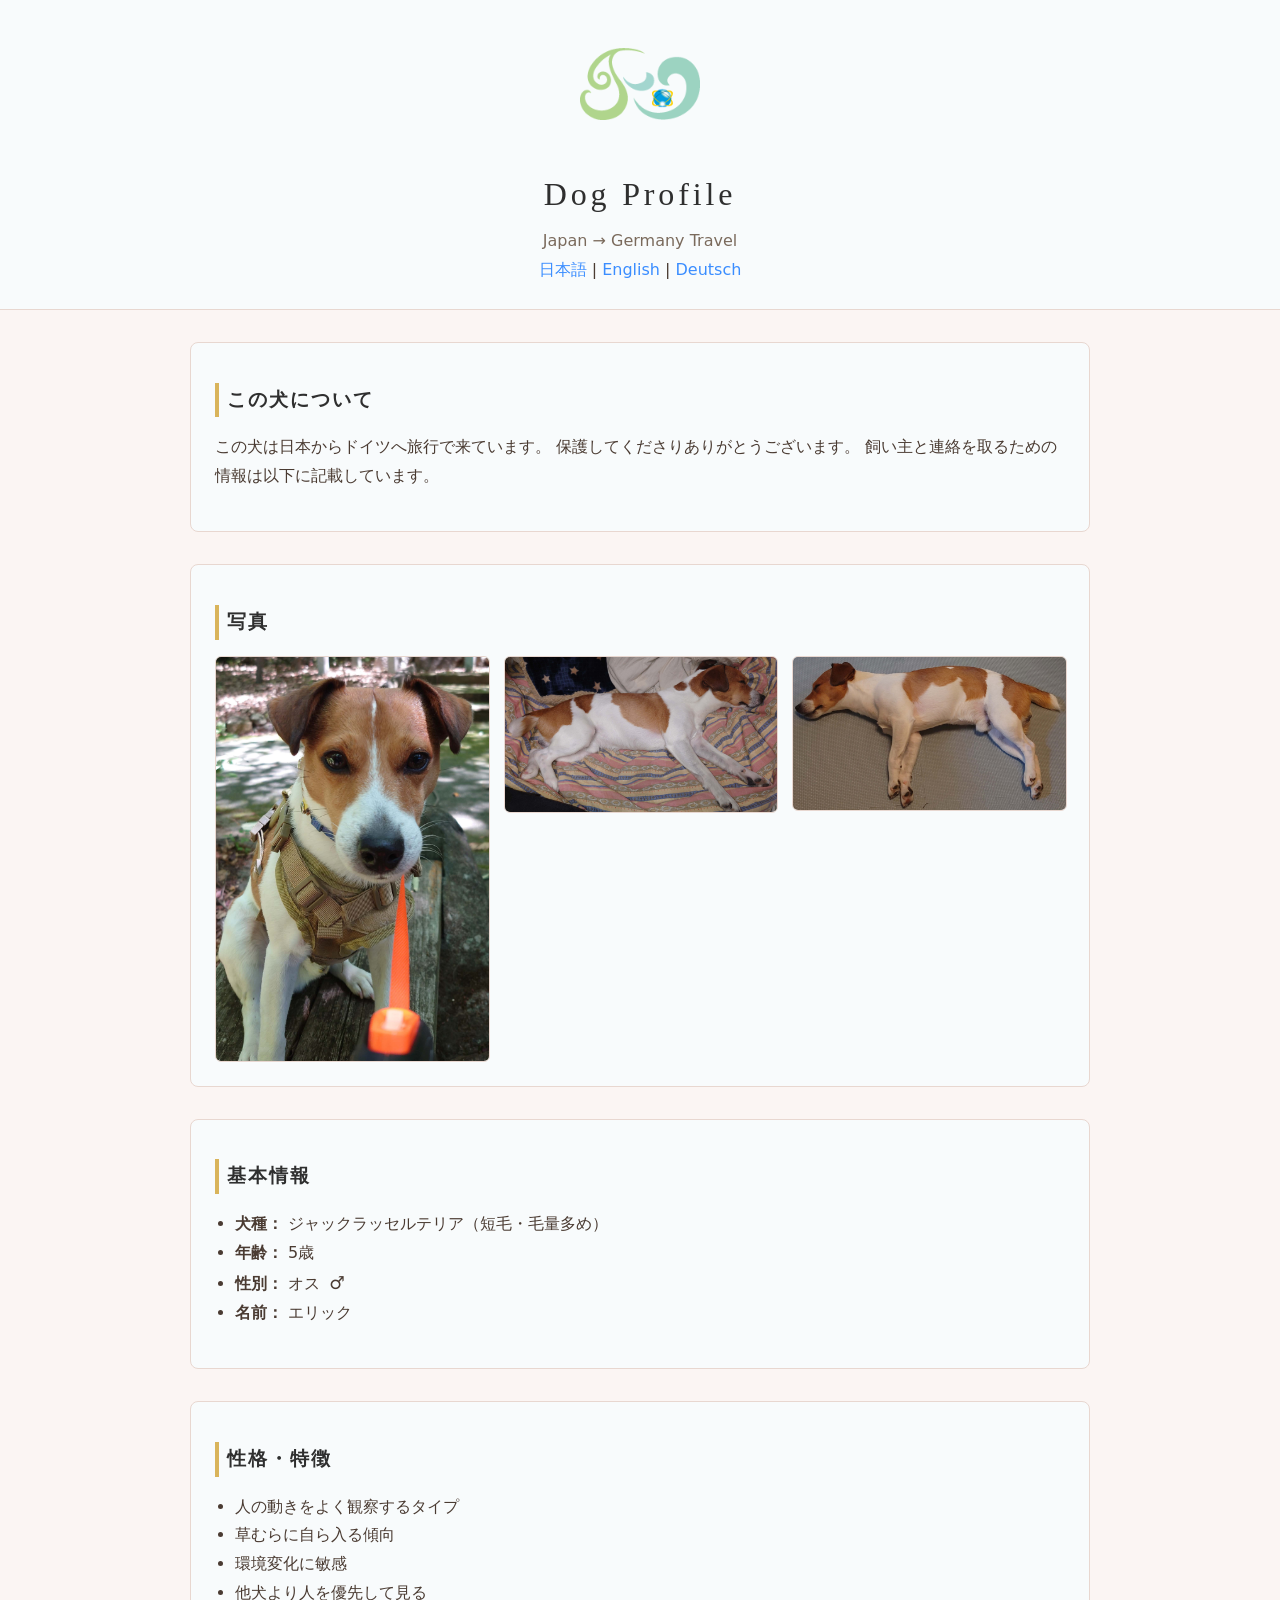
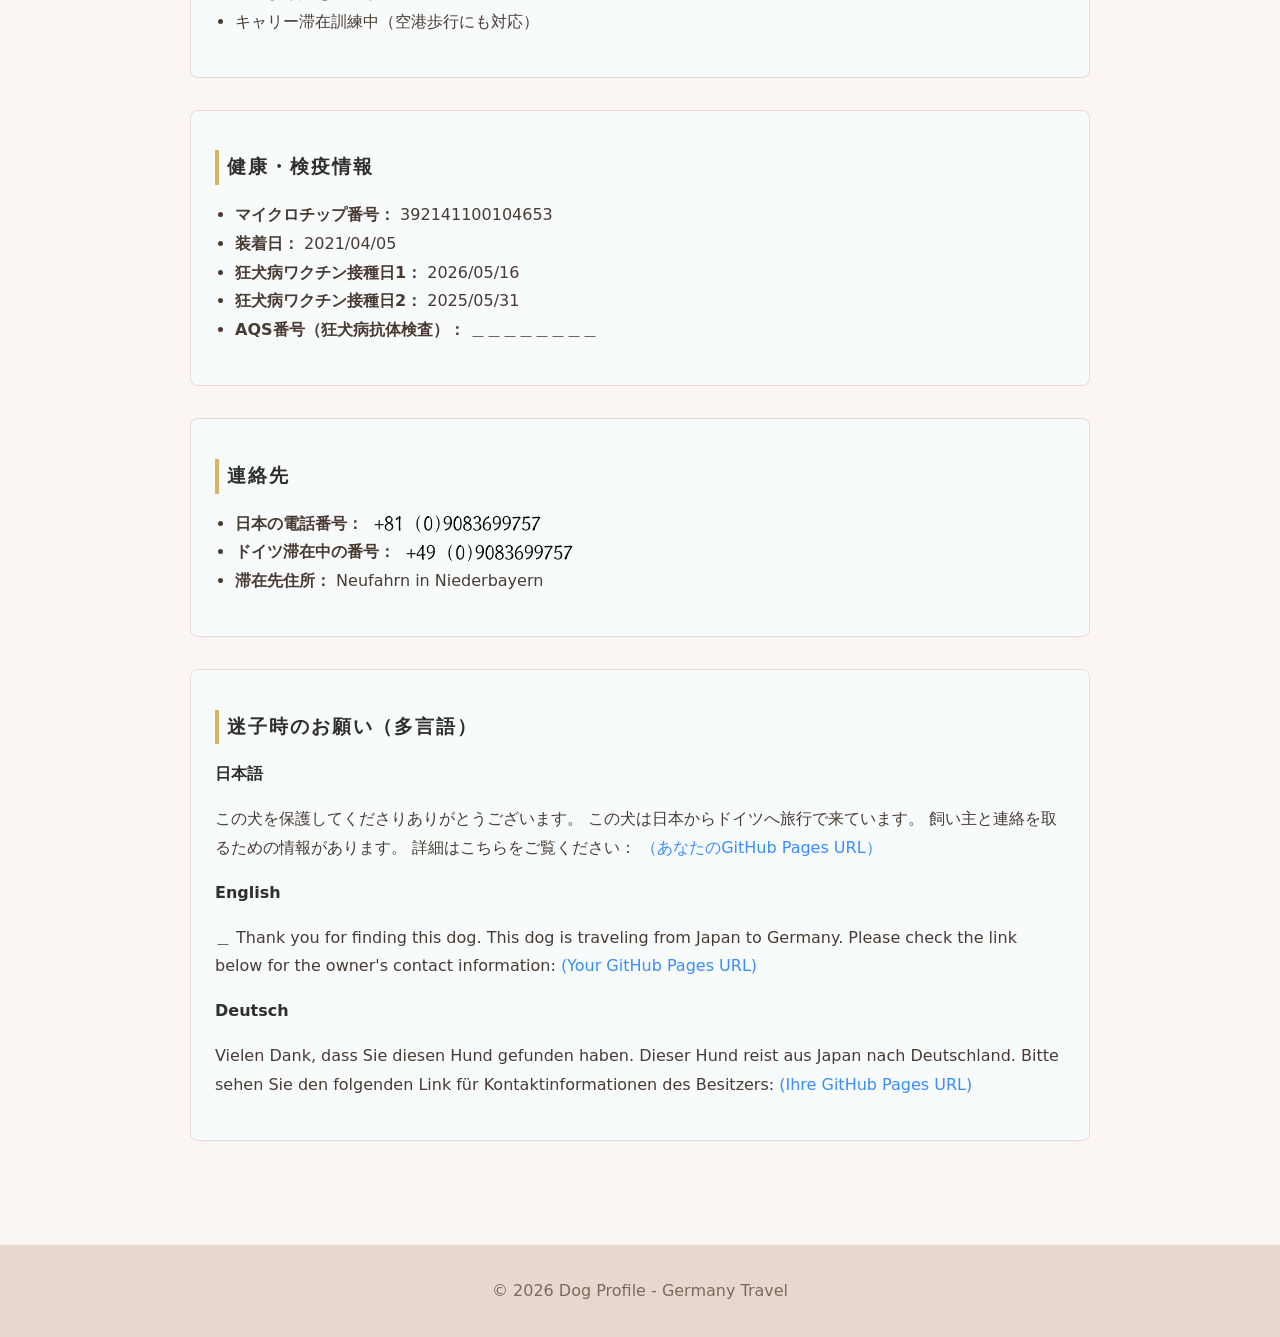
<file: dog-profile/index.html>
<!DOCTYPE html>
<html lang="ja">
<head>
    <meta charset="UTF-8">
    <meta name="viewport" content="width=device-width, initial-scale=1.0">
    <title>Dog Profile - Germany Travel</title>
    <link rel="stylesheet" href="styles.css">
</head>

<body>

<header>
    <img src="img/logo.png" class="site-logo" alt="Site Logo">
    <h1>Dog Profile</h1>
    <p>Japan → Germany Travel</p>

    <nav class="lang-select">
        <a href="index.html">日本語</a> |
        <a href="en.html">English</a> |
        <a href="de.html">Deutsch</a>
    </nav>
</header>

<main>

<section class="intro">
    <h2>この犬について</h2>
    <p>この犬は日本からドイツへ旅行で来ています。  
       保護してくださりありがとうございます。  
       飼い主と連絡を取るための情報は以下に記載しています。</p>
</section>

<section class="photo-section">
    <h2>写真</h2>
    <div class="photo-grid">
        <img src="img/Eric_Photo.jpg" alt="Main photo of the dog">
        <img src="img/Eric_Right_Photo.jpg" alt="Right Side photo of the dog">
        <img src="img/Eric_Left_Photo.jpg" alt="Right Side photo of the dog">
    </div>
</section>

<section class="basic-info">
    <h2>基本情報</h2>
    <ul>
        <li><strong>犬種：</strong> ジャックラッセルテリア（短毛・毛量多め）</li>
        <li><strong>年齢：</strong> 5歳</li>
        <li><strong>性別：</strong> オス  <span class="sex-icon">♂</span></li>
        <li><strong>名前：</strong> エリック</li>
    </ul>
</section>

<section class="behavior">
    <h2>性格・特徴</h2>
    <ul>
        <li>人の動きをよく観察するタイプ</li>
        <li>草むらに自ら入る傾向</li>
        <li>環境変化に敏感</li>
        <li>他犬より人を優先して見る</li>
        <li>キャリー滞在訓練中（空港歩行にも対応）</li>
    </ul>
</section>

<section class="health">
    <h2>健康・検疫情報</h2>
    <ul>
        <li><strong>マイクロチップ番号：</strong> 392141100104653</li>
        <li><strong>装着日：</strong> 2021/04/05</li>
        <li><strong>狂犬病ワクチン接種日1：</strong> 2026/05/16</li>
        <li><strong>狂犬病ワクチン接種日2：</strong> 2025/05/31</li>
        <li><strong>AQS番号（狂犬病抗体検査）：</strong> ＿＿＿＿＿＿＿＿</li>
    </ul>
</section>

<section class="contact">
    <h2>連絡先</h2>
    <ul>
        <li><strong>日本の電話番号：</strong> <img src="img/phone_jp.png" alt="電話番号" class="phone-img"></li>
        <li><strong>ドイツ滞在中の番号：</strong> <img src="img/phone_de.png" alt="電話番号" class="phone-img"></li>
        <li><strong>滞在先住所：</strong> Neufahrn in Niederbayern</li>
    </ul>
</section>

<section class="messages">
    <h2>迷子時のお願い（多言語）</h2>

    <h3>日本語</h3>
    <p>
        この犬を保護してくださりありがとうございます。  
        この犬は日本からドイツへ旅行で来ています。  
        飼い主と連絡を取るための情報があります。  
        詳細はこちらをご覧ください：  
        <a href="#">（あなたのGitHub Pages URL）</a>
    </p>

    <h3>English</h3>
    <p>＿
        Thank you for finding this dog.  
        This dog is traveling from Japan to Germany.  
        Please check the link below for the owner's contact information:  
        <a href="#">(Your GitHub Pages URL)</a>
    </p>

    <h3>Deutsch</h3>
    <p>
        Vielen Dank, dass Sie diesen Hund gefunden haben.  
        Dieser Hund reist aus Japan nach Deutschland.  
        Bitte sehen Sie den folgenden Link für Kontaktinformationen des Besitzers:  
        <a href="#">(Ihre GitHub Pages URL)</a>
    </p>
</section>

</main>

<footer>
    <p>© 2026 Dog Profile - Germany Travel</p>
</footer>

</body>
</html>
</file>
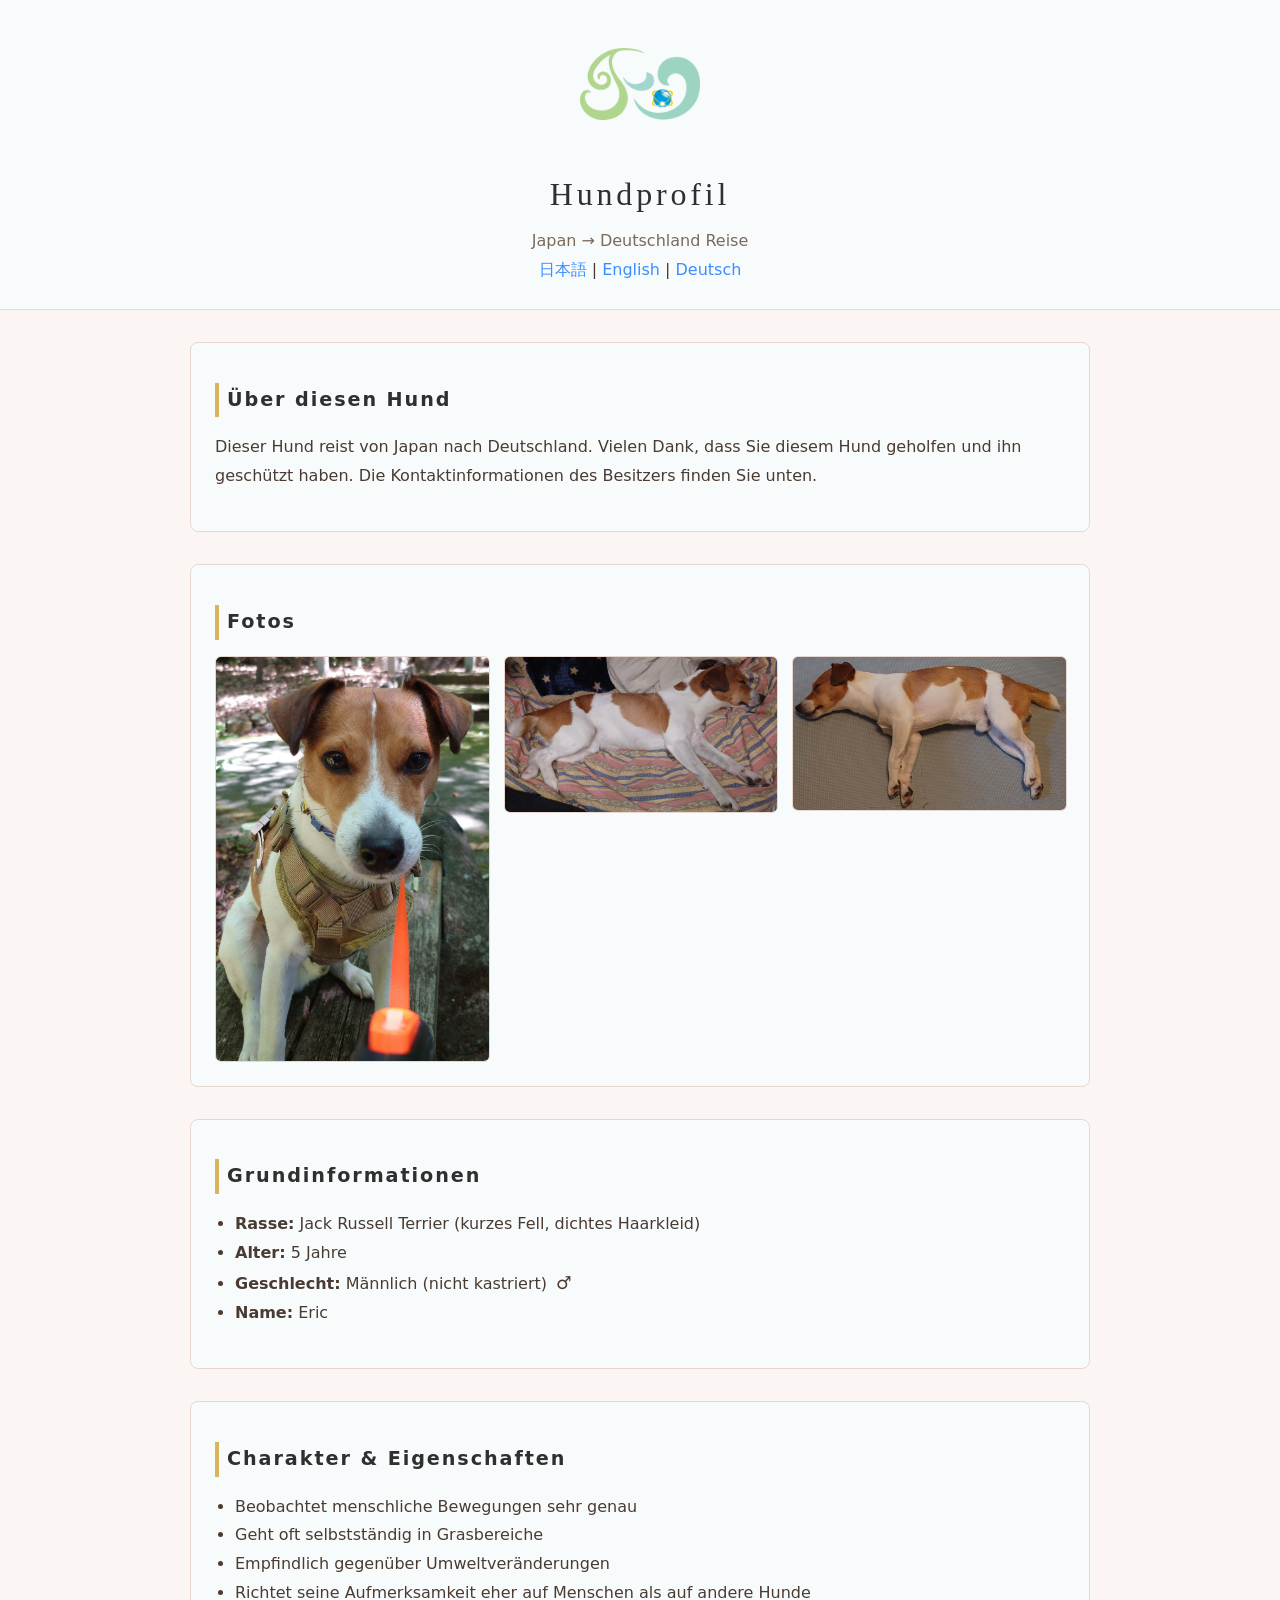
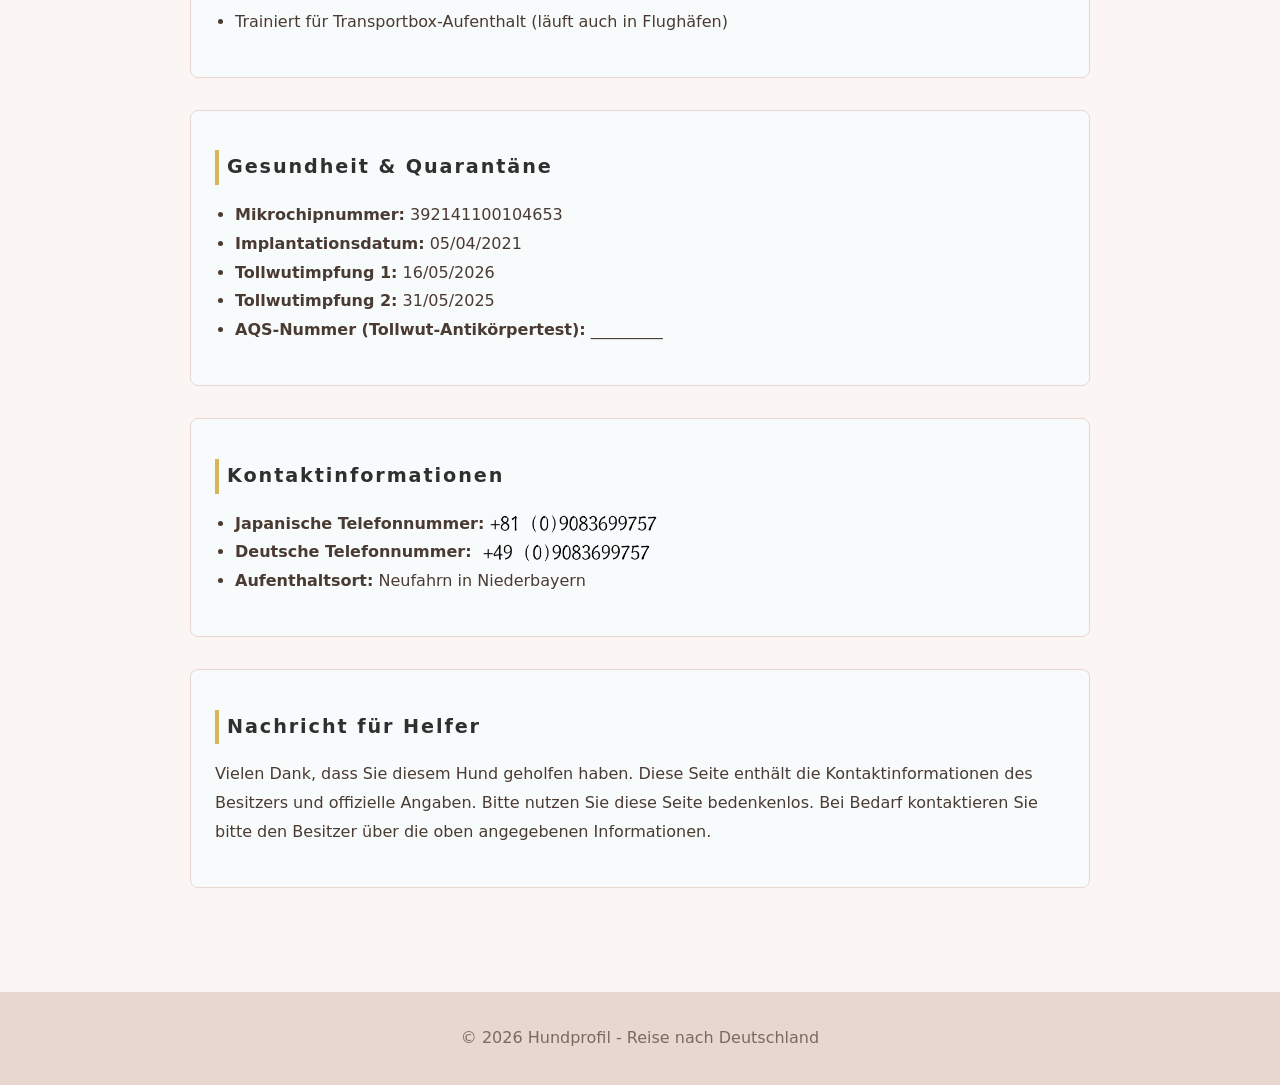
<file: dog-profile/de.html>
<!DOCTYPE html>
<html lang="de">
<head>
    <meta charset="UTF-8">
    <meta name="viewport" content="width=device-width, initial-scale=1.0">
    <title>Hundprofil - Reise nach Deutschland</title>
    <link rel="stylesheet" href="styles.css">
</head>

<body>

<header>
    <img src="img/logo.png" class="site-logo" alt="Site Logo">
    <h1>Hundprofil</h1>
    <p>Japan → Deutschland Reise</p>

    <nav class="lang-select">
        <a href="index.html">日本語</a> |
        <a href="en.html">English</a> |
        <a href="de.html">Deutsch</a>
    </nav>
</header>

<main>

<section class="intro">
    <h2>Über diesen Hund</h2>
    <p>Dieser Hund reist von Japan nach Deutschland.  
       Vielen Dank, dass Sie diesem Hund geholfen und ihn geschützt haben.  
       Die Kontaktinformationen des Besitzers finden Sie unten.</p>
</section>

<section class="photo-section">
    <h2>Fotos</h2>
    <div class="photo-grid">
        <img src="img/Eric_Photo.jpg" alt="Main photo of the dog">
        <img src="img/Eric_Right_Photo.jpg" alt="Right Side photo of the dog">
        <img src="img/Eric_Left_Photo.jpg" alt="Right Side photo of the dog">
    </div>
</section>

<section class="basic-info">
    <h2>Grundinformationen</h2>
    <ul>
        <li><strong>Rasse:</strong> Jack Russell Terrier (kurzes Fell, dichtes Haarkleid)</li>
        <li><strong>Alter:</strong> 5 Jahre</li>
        <li><strong>Geschlecht:</strong>  Männlich (nicht kastriert)  <span class="sex-icon">♂</span></li>
        <li><strong>Name:</strong> Eric</li>
    </ul>
</section>

<section class="behavior">
    <h2>Charakter & Eigenschaften</h2>
    <ul>
        <li>Beobachtet menschliche Bewegungen sehr genau</li>
        <li>Geht oft selbstständig in Grasbereiche</li>
        <li>Empfindlich gegenüber Umweltveränderungen</li>
        <li>Richtet seine Aufmerksamkeit eher auf Menschen als auf andere Hunde</li>
        <li>Trainiert für Transportbox-Aufenthalt (läuft auch in Flughäfen)</li>
    </ul>
</section>

<section class="health">
    <h2>Gesundheit & Quarantäne</h2>
    <ul>
        <li><strong>Mikrochipnummer:</strong> 392141100104653</li>
        <li><strong>Implantationsdatum:</strong> 05/04/2021</li>
        <li><strong>Tollwutimpfung 1:</strong> 16/05/2026</li>
        <li><strong>Tollwutimpfung 2:</strong> 31/05/2025</li>
        <li><strong>AQS-Nummer (Tollwut-Antikörpertest):</strong> _________</li>
    </ul>
</section>

<section class="contact">
    <h2>Kontaktinformationen</h2>
    <ul>
        <li><strong>Japanische Telefonnummer:</strong><img src="img/phone_jp.png" alt="Telefonnummer" class="phone-img"></li>
        <li><strong>Deutsche Telefonnummer:</strong> <img src="img/phone_de.png" alt="Telefonnummer" class="phone-img"></li>
        <li><strong>Aufenthaltsort:</strong> Neufahrn in Niederbayern</li>
    </ul>
</section>

<section class="messages">
    <h2>Nachricht für Helfer</h2>
    <p>
        Vielen Dank, dass Sie diesem Hund geholfen haben.  
        Diese Seite enthält die Kontaktinformationen des Besitzers und offizielle Angaben.  
        Bitte nutzen Sie diese Seite bedenkenlos.  
        Bei Bedarf kontaktieren Sie bitte den Besitzer über die oben angegebenen Informationen.
    </p>
</section>

</main>

<footer>
    <p>© 2026 Hundprofil - Reise nach Deutschland</p>
</footer>

</body>
</html>
</file>
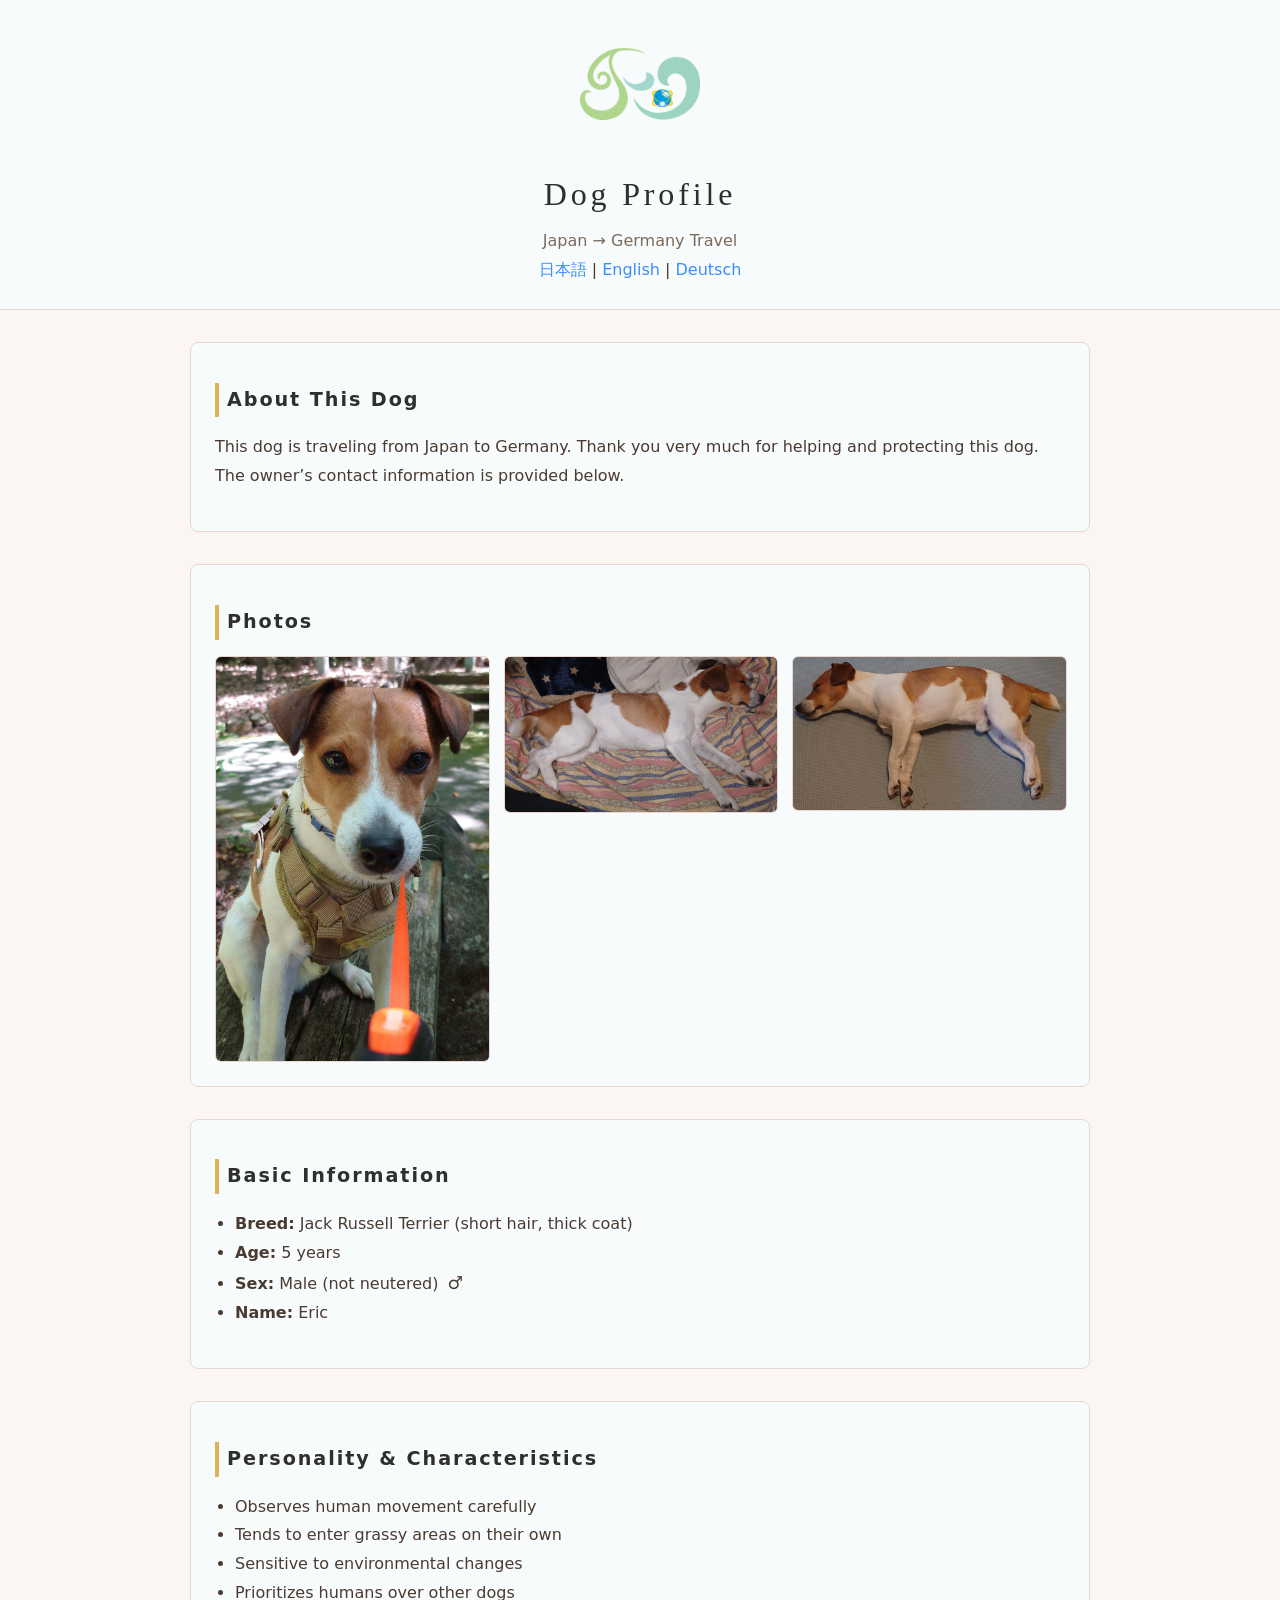
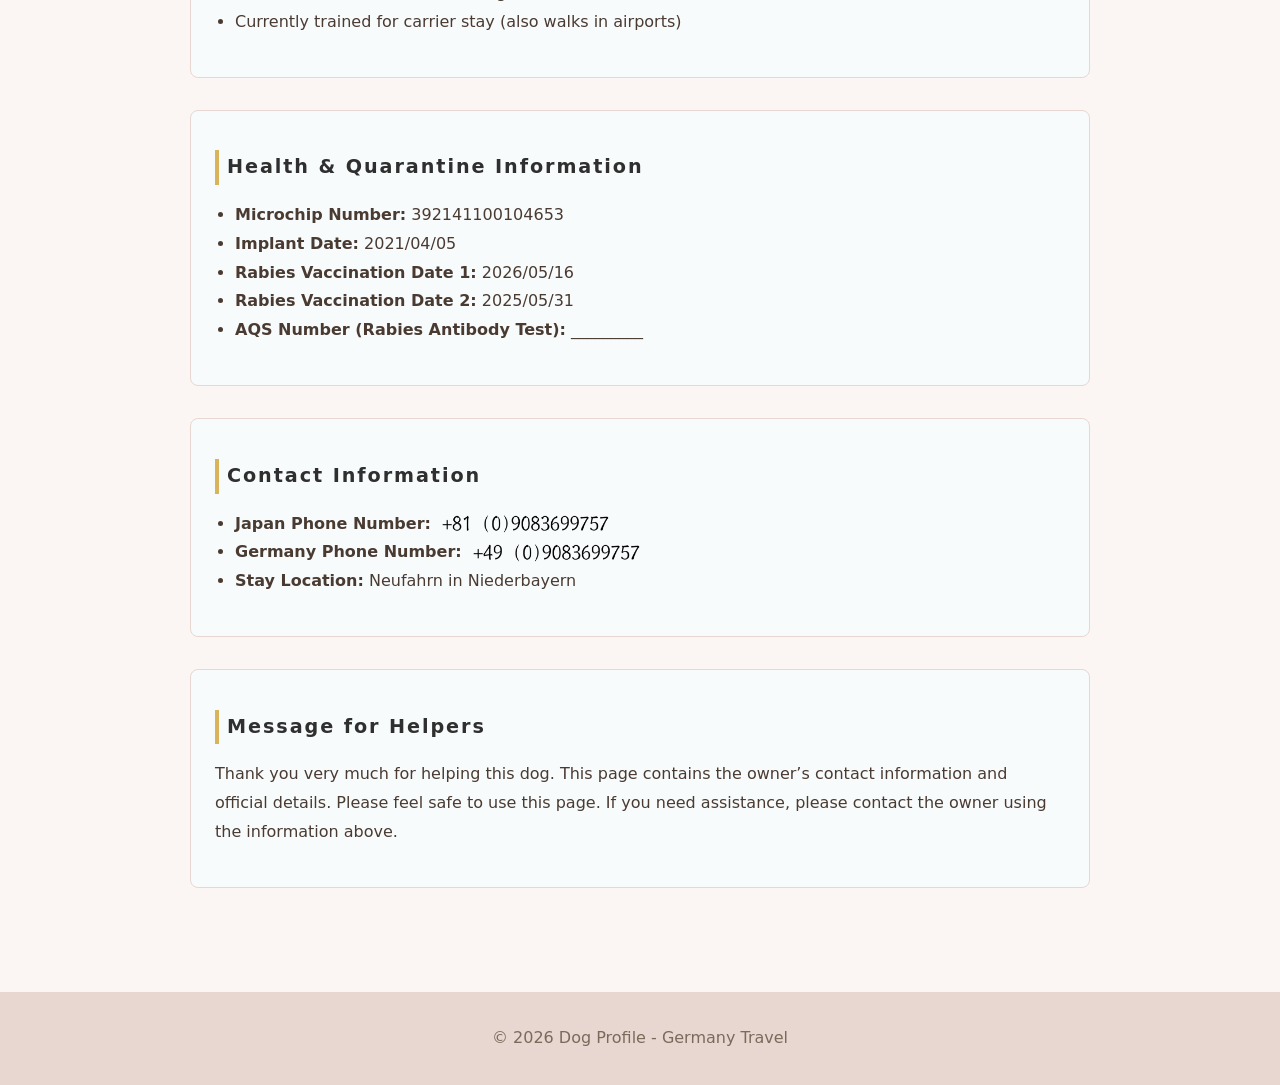
<file: dog-profile/en.html>
<!DOCTYPE html>
<html lang="en">
<head>
    <meta charset="UTF-8">
    <meta name="viewport" content="width=device-width, initial-scale=1.0">
    <title>Dog Profile - Germany Travel</title>
    <link rel="stylesheet" href="styles.css">
</head>

<body>

<header>
    <img src="img/logo.png" class="site-logo" alt="Site Logo">
    <h1>Dog Profile</h1>
    <p>Japan → Germany Travel</p>

    <nav class="lang-select">
        <a href="index.html">日本語</a> |
        <a href="en.html">English</a> |
        <a href="de.html">Deutsch</a>
    </nav>
</header>

<main>

<section class="intro">
    <h2>About This Dog</h2>
    <p>This dog is traveling from Japan to Germany.  
       Thank you very much for helping and protecting this dog.  
       The owner’s contact information is provided below.</p>
</section>

<section class="photo-section">
    <h2>Photos</h2>
    <div class="photo-grid">
        <img src="img/Eric_Photo.jpg" alt="Main photo of the dog">
        <img src="img/Eric_Right_Photo.jpg" alt="Right Side photo of the dog">
        <img src="img/Eric_Left_Photo.jpg" alt="Right Side photo of the dog">
    </div>
</section>

<section class="basic-info">
    <h2>Basic Information</h2>
    <ul>
        <li><strong>Breed:</strong> Jack Russell Terrier (short hair, thick coat)</li>
        <li><strong>Age:</strong> 5 years</li>
        <li><strong>Sex:</strong> Male (not neutered)  <span class="sex-icon">♂</span></li>
        <li><strong>Name:</strong> Eric</li>
    </ul>
</section>

<section class="behavior">
    <h2>Personality & Characteristics</h2>
    <ul>
        <li>Observes human movement carefully</li>
        <li>Tends to enter grassy areas on their own</li>
        <li>Sensitive to environmental changes</li>
        <li>Prioritizes humans over other dogs</li>
        <li>Currently trained for carrier stay (also walks in airports)</li>
    </ul>
</section>

<section class="health">
    <h2>Health & Quarantine Information</h2>
    <ul>
        <li><strong>Microchip Number:</strong> 392141100104653</li>
        <li><strong>Implant Date:</strong> 2021/04/05</li>
        <li><strong>Rabies Vaccination Date 1:</strong> 2026/05/16</li>
        <li><strong>Rabies Vaccination Date 2:</strong> 2025/05/31</li>
        <li><strong>AQS Number (Rabies Antibody Test):</strong> _________</li>
    </ul>
</section>

<section class="contact">
    <h2>Contact Information</h2>
    <ul>
        <li><strong>Japan Phone Number:</strong> <img src="img/phone_jp.png" alt="Telephone number" class="phone-img"></li>
        <li><strong>Germany Phone Number:</strong> <img src="img/phone_de.png" alt="Telephonumber" class="phone-img"></li>
        <li><strong>Stay Location:</strong> Neufahrn in Niederbayern</li>
    </ul>
</section>

<section class="messages">
    <h2>Message for Helpers</h2>
    <p>
        Thank you very much for helping this dog.  
        This page contains the owner’s contact information and official details.  
        Please feel safe to use this page.  
        If you need assistance, please contact the owner using the information above.
    </p>
</section>

</main>

<footer>
    <p>© 2026 Dog Profile - Germany Travel</p>
</footer>

</body>
</html>
</file>
<file: dog-profile/styles.css>
/* --- カラーパレット（ロゴ＋Meissen寄せ） --- */
:root {
  --accent-blue: #3A8DFF;
  --accent-gold: #D9B45B;
  --accent-green: #4CAF50;
  --accent-teal: #2AA8A8;
}

/* --- 全体 --- */
body {
  background-color: #fbf5f3; /* Meissen寄せの淡いピンクベージュ */
  color: #4A3B32; /* ダークブラウン */
  font-family: "Noto Sans JP", system-ui, -apple-system, BlinkMacSystemFont, sans-serif;
  line-height: 1.8;
  margin: 0;
  padding: 0;
}

/* --- ロゴ --- */
.site-logo {
  width: 120px;
  margin-bottom: 12px;
}

/* --- ロゴ風タイポグラフィ（欧文＋日本語教科書体） --- */
header h1 {
  margin: 0;
  font-size: 2rem;
  font-family:
      "Playfair Display", "Times New Roman", serif,
      "Yu Kyokasho", "YuMincho", "Noto Serif JP", serif;
  letter-spacing: 0.12em;
  font-weight: 500;
  color: #2F2F2F;
}

/* --- ヘッダー --- */
header {
  background-color: #f8fbfc;
  padding: 24px;
  text-align: center;
  border-bottom: 1px solid #E8D7D0;
}

header p {
  margin: 4px 0 0;
  font-size: 1rem;
  color: #7A6A5C;
}

/* --- メイン --- */
main {
  max-width: 900px;
  margin: 0 auto;
  padding: 32px 20px;
}

/* --- セクション --- */
section {
  background-color: #f8fbfc;
  padding: 24px;
  border-radius: 8px;
  margin-bottom: 32px;
  border: 1px solid #E8D7D0;
}

section h2 {
  font-size: 1.2rem;
  letter-spacing: 0.1em;
  margin-bottom: 16px;
  color: #2F2F2F;
  border-left: 4px solid var(--accent-gold);
  padding-left: 8px;
}

section h3 {
  font-size: 1rem;
  margin-top: 16px;
  margin-bottom: 8px;
  color: #2F2F2F;
}

/* --- リスト --- */
ul {
  padding-left: 20px;
}

/* --- リンク --- */
a {
  color: var(--accent-blue);
  text-decoration: none;
}

a:hover {
  text-decoration: underline;
}

/* --- 写真グリッド --- */
.photo-grid {
  display: grid;
  grid-template-columns: repeat(auto-fit, minmax(200px, 1fr));
  gap: 16px;
}

.photo-grid img {
  width: 100%;
  border-radius: 6px;
  border: 1px solid #E8D7D0;
}

/* --- フッター --- */
footer {
  text-align: center;
  padding: 16px;
  background-color: #E8D7D0;
  color: #7A6A5C;
  margin-top: 40px;
}

/* --- 性別アイコン --- */
.sex-icon {
  margin-left: 4px;
  color: var(--meissen-blue);
  font-size: 1.1em;
}

.phone-img {
  height: 28px;
  vertical-align: middle;
  margin-left: 6px;
}
</file>
